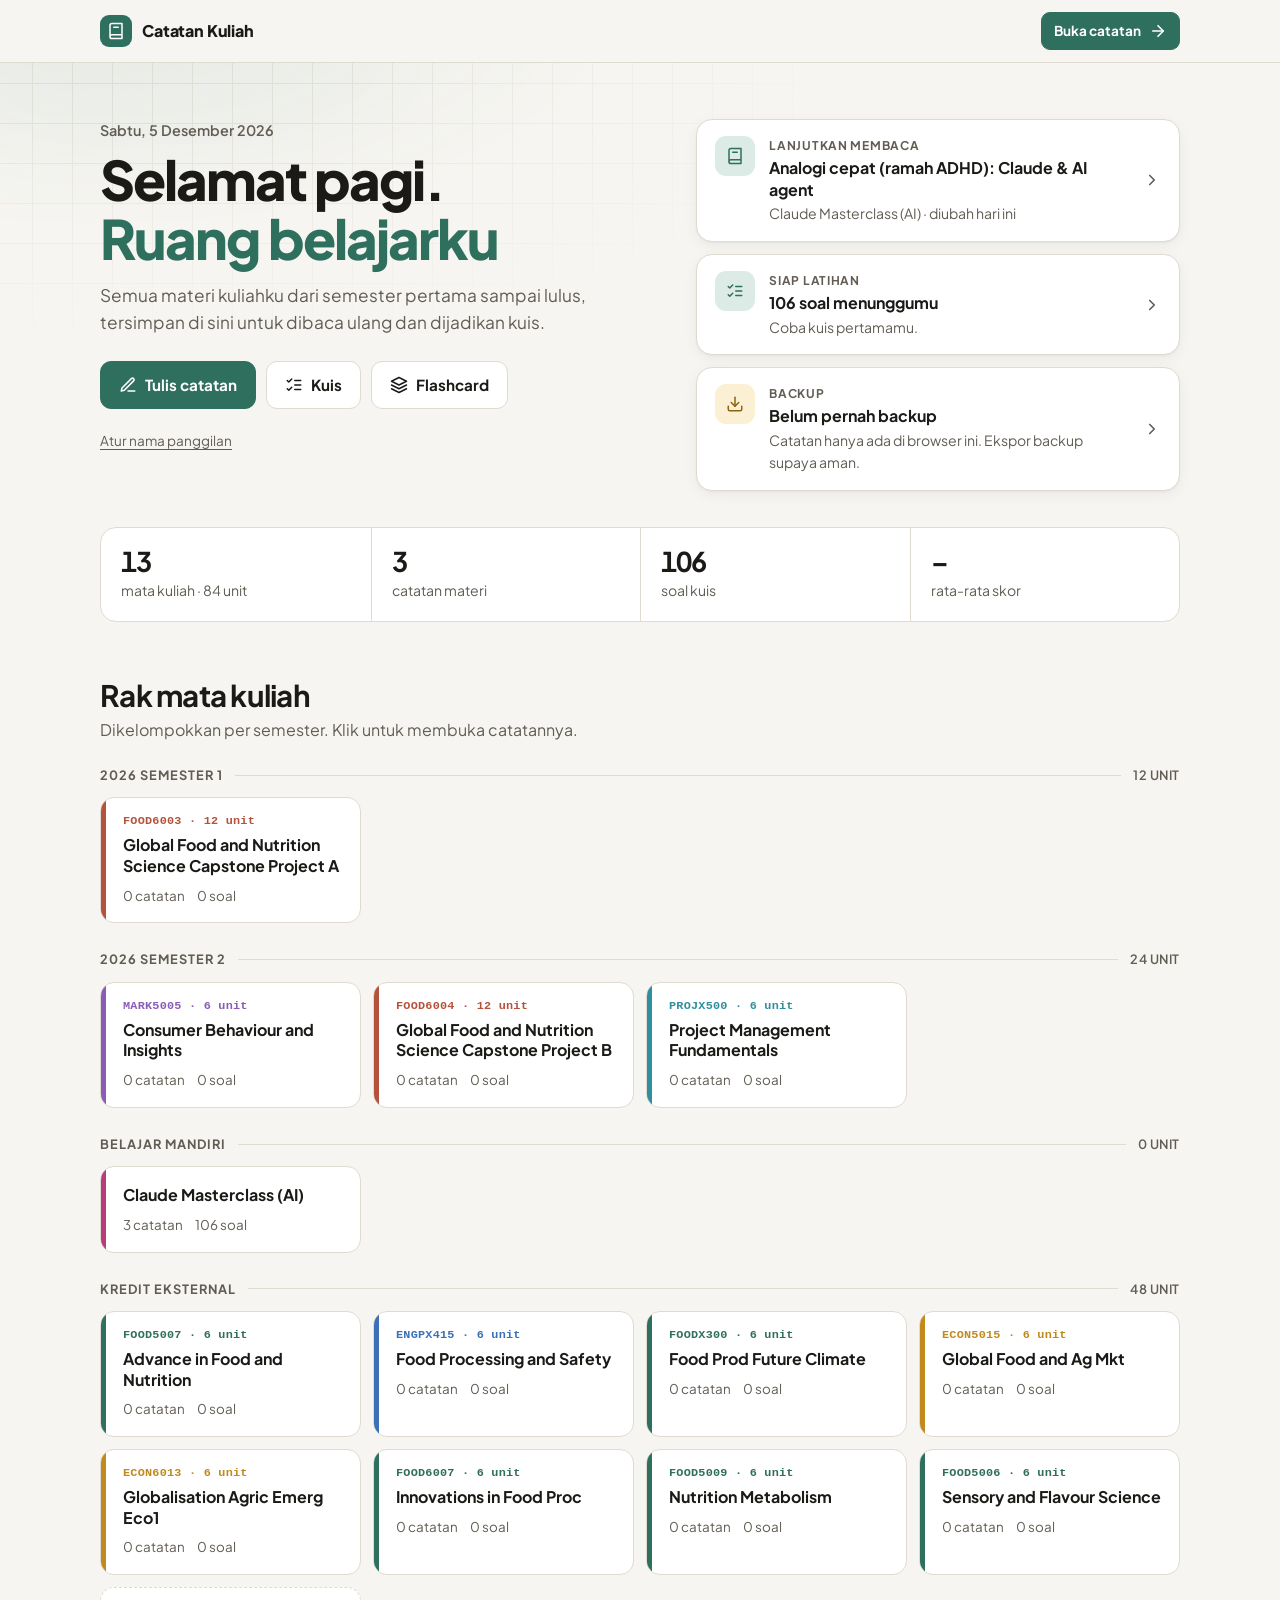
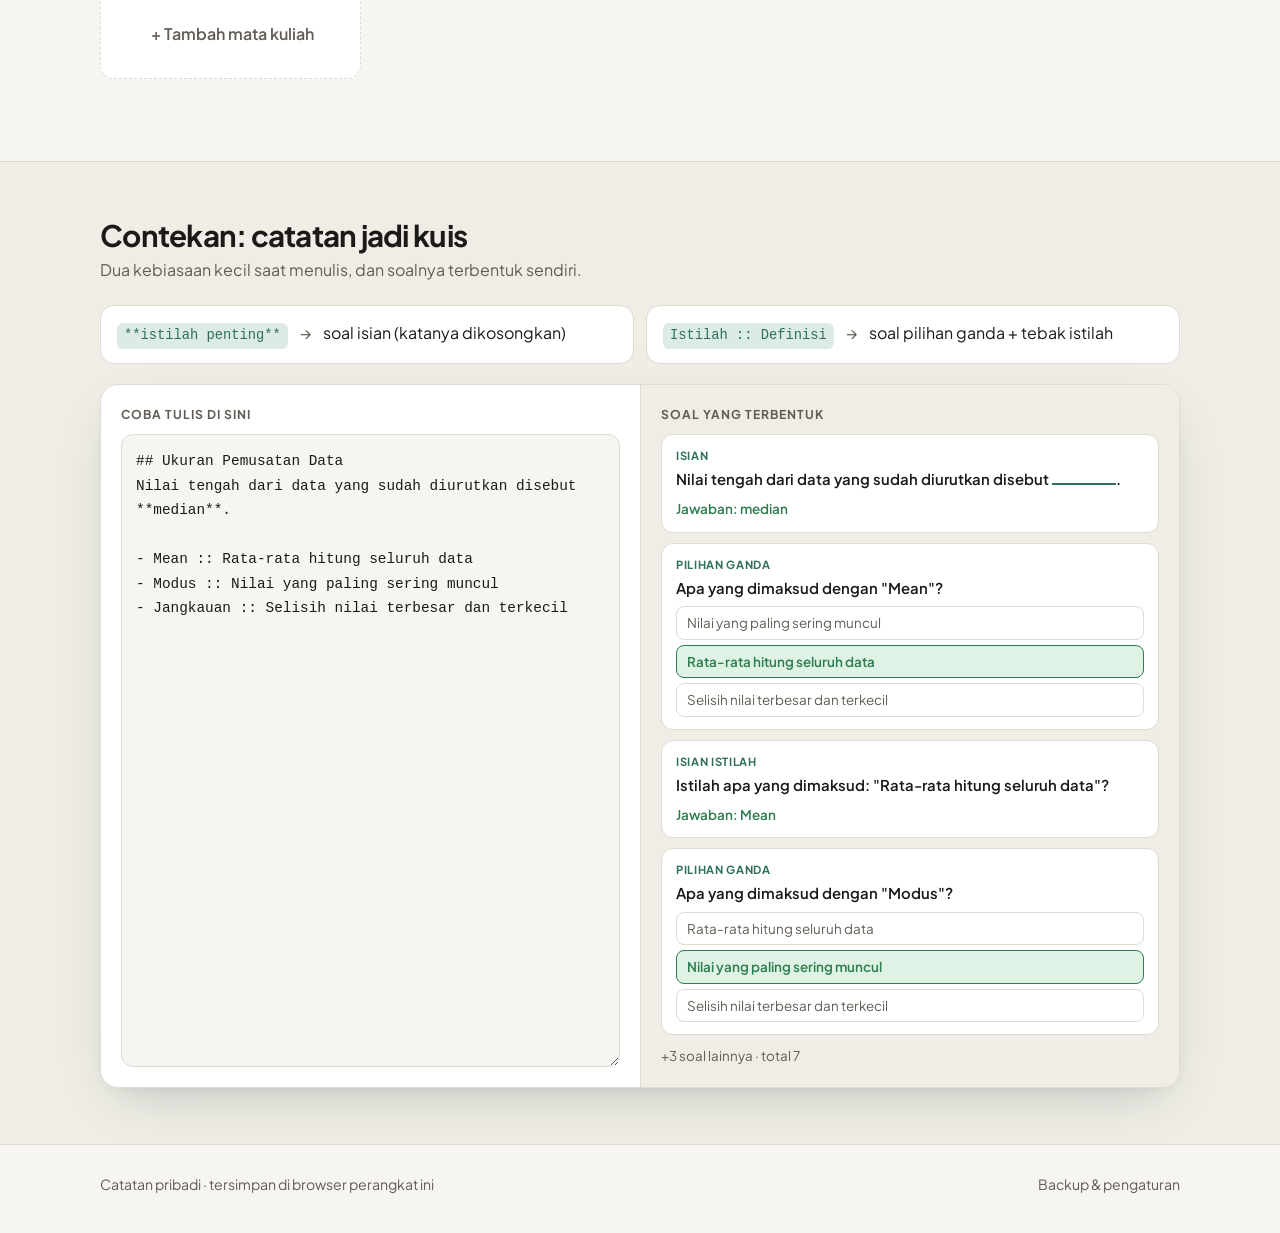
<file: index.html>
<!doctype html>
<html lang="id">
<head>
  <meta charset="utf-8">
  <meta name="viewport" content="width=device-width, initial-scale=1">
  <title>Ruang Belajarku · Catatan Kuliah</title>
  <meta name="description" content="Ruang belajar pribadi: semua catatan kuliah, siap dibaca ulang dan dijadikan kuis.">
  <meta name="robots" content="noindex, nofollow">
  <meta name="theme-color" content="#2f6f5e">
  <link rel="icon" href="data:image/svg+xml,<svg xmlns='http://www.w3.org/2000/svg' viewBox='0 0 100 100'><text y='.9em' font-size='90'>📚</text></svg>">
  <link rel="preconnect" href="https://fonts.googleapis.com">
  <link rel="preconnect" href="https://fonts.gstatic.com" crossorigin>
  <link rel="stylesheet" href="https://fonts.googleapis.com/css2?family=Plus+Jakarta+Sans:wght@400;500;600;700;800&display=swap">
  <style>
    :root {
      --bg: #f6f5f1; --bg-alt: #efede6; --surface: #ffffff; --text: #1b1a17; --muted: #625d54; --border: #dfdbd1;
      --accent: #2f6f5e; --accent-strong: #245a4c; --accent-soft: #dcebe5; --accent-text: #ffffff;
      --good: #2e7d4f; --good-soft: #def2e5; --bad: #b23b3b; --bad-soft: #f8e1e1; --warn: #8a6410; --warn-soft: #fbf0d4;
      --shadow: 0 1px 2px rgba(0,0,0,.04), 0 4px 14px rgba(0,0,0,.05);
      --shadow-lg: 0 20px 50px -20px rgba(20, 48, 42, .25), 0 6px 16px -8px rgba(0,0,0,.08);
      color-scheme: light;
    }
    @media (prefers-color-scheme: dark) {
      :root:not([data-theme="light"]) {
        --bg: #121311; --bg-alt: #191a17; --surface: #1e1f1c; --text: #ece9e2; --muted: #a39e93; --border: #34332e;
        --accent: #6cc3a8; --accent-strong: #84d3ba; --accent-soft: #1d3730; --accent-text: #0d1c17;
        --good: #6fcf97; --good-soft: #1d3326; --bad: #f08a8a; --bad-soft: #3a2222; --warn: #e8c46a; --warn-soft: #3a3220;
        --shadow: none; --shadow-lg: 0 20px 50px -20px rgba(0,0,0,.6); color-scheme: dark;
      }
    }
    :root[data-theme="dark"] {
      --bg: #121311; --bg-alt: #191a17; --surface: #1e1f1c; --text: #ece9e2; --muted: #a39e93; --border: #34332e;
      --accent: #6cc3a8; --accent-strong: #84d3ba; --accent-soft: #1d3730; --accent-text: #0d1c17;
      --good: #6fcf97; --good-soft: #1d3326; --bad: #f08a8a; --bad-soft: #3a2222; --warn: #e8c46a; --warn-soft: #3a3220;
      --shadow: none; --shadow-lg: 0 20px 50px -20px rgba(0,0,0,.6); color-scheme: dark;
    }

    * { box-sizing: border-box; }
    body {
      margin: 0; background: var(--bg); color: var(--text);
      font: 16px/1.6 "Plus Jakarta Sans", system-ui, -apple-system, "Segoe UI", Roboto, sans-serif;
      -webkit-font-smoothing: antialiased;
    }
    a { color: inherit; }
    .wrap { width: min(1080px, 100% - 32px); margin-inline: auto; }
    :focus-visible { outline: 3px solid var(--accent); outline-offset: 3px; border-radius: 6px; }
    svg.i { width: 18px; height: 18px; flex-shrink: 0; }

    .btn {
      display: inline-flex; align-items: center; gap: 8px; justify-content: center;
      padding: 11px 18px; border-radius: 11px; font: inherit; font-weight: 700; font-size: .95rem;
      text-decoration: none; border: 1px solid var(--border); background: var(--surface); color: var(--text);
      cursor: pointer; transition: transform .15s, background .15s, border-color .15s; white-space: nowrap;
    }
    .btn:hover { border-color: var(--accent); }
    .btn-primary { background: var(--accent); border-color: var(--accent); color: var(--accent-text); }
    .btn-primary:hover { background: var(--accent-strong); transform: translateY(-1px); }
    .btn-sm { padding: 7px 12px; font-size: .85rem; border-radius: 9px; }

    /* Nav */
    .nav { border-bottom: 1px solid var(--border); background: color-mix(in srgb, var(--bg) 85%, transparent); position: sticky; top: 0; z-index: 10; backdrop-filter: blur(10px); -webkit-backdrop-filter: blur(10px); }
    .nav .wrap { display: flex; align-items: center; gap: 16px; height: 62px; }
    .logo { display: flex; align-items: center; gap: 10px; font-weight: 800; text-decoration: none; letter-spacing: -.01em; }
    .logo-mark { width: 32px; height: 32px; border-radius: 9px; background: var(--accent); color: var(--accent-text); display: grid; place-items: center; }
    .logo-mark svg { width: 18px; height: 18px; }
    .nav .btn { margin-left: auto; }

    /* Hero */
    .hero { position: relative; padding: 56px 0 40px; overflow: hidden; }
    .hero::before {
      content: ""; position: absolute; inset: -10% -10% auto; height: 560px; z-index: -1;
      background:
        radial-gradient(ellipse 50% 60% at 15% 0%, color-mix(in srgb, var(--accent) 15%, transparent), transparent 70%),
        linear-gradient(var(--border) 1px, transparent 1px) 0 0 / 40px 40px,
        linear-gradient(90deg, var(--border) 1px, transparent 1px) 0 0 / 40px 40px;
      mask-image: radial-gradient(ellipse 60% 70% at 20% 10%, #000 20%, transparent 75%);
      -webkit-mask-image: radial-gradient(ellipse 60% 70% at 20% 10%, #000 20%, transparent 75%);
      opacity: .6;
    }
    .hero-grid { display: grid; grid-template-columns: 1.15fr 1fr; gap: 40px; align-items: start; }
    @media (max-width: 880px) { .hero-grid { grid-template-columns: 1fr; gap: 28px; } }
    .date { color: var(--muted); font-weight: 600; font-size: .9rem; }
    h1 { font-size: clamp(2.1rem, 5vw, 3.4rem); line-height: 1.08; letter-spacing: -.035em; margin: 8px 0 14px; font-weight: 800; text-wrap: balance; }
    h1 .name { color: var(--accent); }
    .name-btn { font: inherit; font-size: .85rem; color: var(--muted); background: none; border: 0; padding: 0; cursor: pointer; text-decoration: underline; text-underline-offset: 3px; }
    .name-btn:hover { color: var(--accent); }
    .lead { color: var(--muted); font-size: 1.08rem; max-width: 520px; margin: 0 0 24px; text-wrap: pretty; }
    .actions { display: flex; gap: 10px; flex-wrap: wrap; }

    /* Today panel */
    .panel { display: flex; flex-direction: column; gap: 12px; }
    .tile {
      display: flex; gap: 14px; align-items: flex-start; padding: 16px 18px; border-radius: 16px;
      background: var(--surface); border: 1px solid var(--border); box-shadow: var(--shadow); text-decoration: none;
      transition: border-color .15s, transform .15s;
    }
    a.tile:hover { border-color: var(--accent); transform: translateY(-1px); }
    .tile .ic { width: 40px; height: 40px; border-radius: 11px; display: grid; place-items: center; flex-shrink: 0; background: var(--accent-soft); color: var(--accent); }
    .tile.bad .ic { background: var(--bad-soft); color: var(--bad); }
    .tile.warn .ic { background: var(--warn-soft); color: var(--warn); }
    .tile.good .ic { background: var(--good-soft); color: var(--good); }
    .tile .k { font-size: .75rem; font-weight: 700; text-transform: uppercase; letter-spacing: .06em; color: var(--muted); }
    .tile .t { font-weight: 700; line-height: 1.35; margin-top: 2px; }
    .tile .s { font-size: .88rem; color: var(--muted); margin-top: 2px; }
    .tile .go { margin-left: auto; align-self: center; color: var(--muted); }

    /* Stats */
    .stats { display: grid; grid-template-columns: repeat(4, 1fr); border: 1px solid var(--border); border-radius: 16px; background: var(--surface); overflow: hidden; margin-top: 36px; }
    .stats > div { padding: 18px 20px; border-left: 1px solid var(--border); }
    .stats > div:first-child { border-left: 0; }
    .stats b { display: block; font-size: 1.7rem; letter-spacing: -.03em; line-height: 1.15; font-variant-numeric: tabular-nums; }
    .stats span { color: var(--muted); font-size: .88rem; }
    @media (max-width: 640px) {
      .stats { grid-template-columns: 1fr 1fr; }
      .stats > div:nth-child(3) { border-left: 0; }
      .stats > div:nth-child(n+3) { border-top: 1px solid var(--border); }
    }

    section { padding: 56px 0; }
    .sec-head { display: flex; justify-content: space-between; align-items: end; gap: 12px; flex-wrap: wrap; margin-bottom: 22px; }
    h2 { font-size: clamp(1.4rem, 3vw, 1.85rem); letter-spacing: -.025em; margin: 0; line-height: 1.2; }
    .sec-head p { margin: 4px 0 0; color: var(--muted); }

    /* Course shelf */
    .semester { margin-bottom: 26px; }
    .semester-title { display: flex; align-items: center; gap: 12px; font-size: .8rem; font-weight: 700; text-transform: uppercase; letter-spacing: .08em; color: var(--muted); margin-bottom: 12px; }
    .semester-title::after { content: ""; flex: 1; height: 1px; background: var(--border); }
    .courses { display: grid; grid-template-columns: repeat(auto-fill, minmax(230px, 1fr)); gap: 12px; }
    .course {
      position: relative; display: block; text-decoration: none; padding: 18px 18px 16px 22px; border-radius: 14px;
      background: var(--surface); border: 1px solid var(--border); overflow: hidden; transition: border-color .15s, transform .15s;
    }
    .course::before { content: ""; position: absolute; left: 0; top: 0; bottom: 0; width: 5px; background: var(--c); }
    .course:hover { border-color: var(--c); transform: translateY(-2px); }
    .course .nm { font-weight: 700; line-height: 1.3; }
    .course .code { font: 600 .74rem/1 ui-monospace, "SF Mono", Menlo, Consolas, monospace; color: var(--c); letter-spacing: .02em; margin-bottom: 7px; }
    .semester-title .units { margin-left: auto; order: 2; font-weight: 600; letter-spacing: .04em; }
    .semester-title::after { order: 1; }
    .course .meta { display: flex; gap: 6px 12px; flex-wrap: wrap; font-size: .84rem; color: var(--muted); margin-top: 8px; }
    .pill { display: inline-block; padding: 1px 8px; border-radius: 99px; font-size: .75rem; font-weight: 600; background: var(--bad-soft); color: var(--bad); }
    .course.add { display: grid; place-items: center; text-align: center; border-style: dashed; color: var(--muted); font-weight: 600; min-height: 92px; }
    .course.add::before { display: none; }
    .course.add:hover { color: var(--accent); border-color: var(--accent); }
    .empty { padding: 36px 20px; text-align: center; border: 1px dashed var(--border); border-radius: 16px; color: var(--muted); }

    /* Cheat sheet demo */
    .alt { background: var(--bg-alt); border-block: 1px solid var(--border); }
    .rules { display: grid; grid-template-columns: 1fr 1fr; gap: 12px; margin-bottom: 20px; }
    @media (max-width: 760px) { .rules { grid-template-columns: 1fr; } }
    .rule { background: var(--surface); border: 1px solid var(--border); border-radius: 14px; padding: 14px 16px; display: flex; gap: 12px; align-items: baseline; flex-wrap: wrap; }
    .rule .arrow { color: var(--muted); }
    code { font-family: ui-monospace, "SF Mono", Menlo, Consolas, monospace; font-size: .86em; background: var(--accent-soft); color: var(--accent); padding: 2px 7px; border-radius: 6px; }
    .demo { display: grid; grid-template-columns: 1fr 1fr; border: 1px solid var(--border); border-radius: 18px; overflow: hidden; background: var(--surface); box-shadow: var(--shadow-lg); }
    @media (max-width: 860px) { .demo { grid-template-columns: 1fr; } }
    .demo-pane { padding: 20px; min-width: 0; display: flex; flex-direction: column; }
    .demo-pane + .demo-pane { border-left: 1px solid var(--border); background: var(--bg-alt); }
    @media (max-width: 860px) { .demo-pane + .demo-pane { border-left: 0; border-top: 1px solid var(--border); } }
    .demo-label { display: flex; align-items: center; justify-content: space-between; gap: 8px; font-size: .76rem; font-weight: 700; text-transform: uppercase; letter-spacing: .08em; color: var(--muted); margin-bottom: 10px; }
    .demo textarea {
      flex: 1; width: 100%; min-height: 240px; resize: vertical; border: 1px solid var(--border); border-radius: 12px; padding: 14px;
      font: .9rem/1.7 ui-monospace, "SF Mono", Menlo, Consolas, monospace; background: var(--bg); color: var(--text);
    }
    .demo textarea:focus { outline: 2px solid var(--accent); outline-offset: 1px; }
    .qcards { display: flex; flex-direction: column; gap: 10px; }
    .qcard { background: var(--surface); border: 1px solid var(--border); border-radius: 12px; padding: 12px 14px; }
    .qcard .type { font-size: .7rem; font-weight: 700; text-transform: uppercase; letter-spacing: .06em; color: var(--accent); }
    .qcard .q { font-weight: 600; margin: 3px 0 6px; font-size: .93rem; }
    .qcard .opts { display: grid; gap: 5px; }
    .qcard .opt { font-size: .84rem; padding: 5px 10px; border: 1px solid var(--border); border-radius: 8px; color: var(--muted); }
    .qcard .opt.right { border-color: var(--good); background: var(--good-soft); color: var(--good); font-weight: 600; }
    .qcard .blank { display: inline-block; min-width: 64px; border-bottom: 2px solid var(--accent); }
    .qcard .ans { font-size: .84rem; color: var(--good); font-weight: 600; }
    .demo-count { font-size: .84rem; color: var(--muted); margin-top: 10px; }

    footer { padding: 28px 0 40px; color: var(--muted); font-size: .88rem; }
    footer .wrap { display: flex; justify-content: space-between; gap: 12px; flex-wrap: wrap; }
    footer a { text-decoration: none; }
    footer a:hover { color: var(--text); }
  </style>
</head>
<body>
  <svg width="0" height="0" style="position:absolute" aria-hidden="true">
    <defs>
      <symbol id="i-book" viewBox="0 0 24 24" fill="none" stroke="currentColor" stroke-width="2" stroke-linecap="round" stroke-linejoin="round"><path d="M4 19.5v-15A2.5 2.5 0 0 1 6.5 2H20v20H6.5a2.5 2.5 0 0 1 0-5H20"/><path d="M9 7h6"/></symbol>
      <symbol id="i-arrow" viewBox="0 0 24 24" fill="none" stroke="currentColor" stroke-width="2.2" stroke-linecap="round" stroke-linejoin="round"><path d="M5 12h14"/><path d="m12 5 7 7-7 7"/></symbol>
      <symbol id="i-chev" viewBox="0 0 24 24" fill="none" stroke="currentColor" stroke-width="2.2" stroke-linecap="round" stroke-linejoin="round"><path d="m9 18 6-6-6-6"/></symbol>
      <symbol id="i-pen" viewBox="0 0 24 24" fill="none" stroke="currentColor" stroke-width="2" stroke-linecap="round" stroke-linejoin="round"><path d="M12 20h9"/><path d="M16.5 3.5a2.1 2.1 0 0 1 3 3L7 19l-4 1 1-4Z"/></symbol>
      <symbol id="i-list" viewBox="0 0 24 24" fill="none" stroke="currentColor" stroke-width="2" stroke-linecap="round" stroke-linejoin="round"><path d="m3 6 2 2 4-4"/><path d="m3 17 2 2 4-4"/><path d="M13 6h8"/><path d="M13 12h8"/><path d="M13 18h8"/></symbol>
      <symbol id="i-layers" viewBox="0 0 24 24" fill="none" stroke="currentColor" stroke-width="2" stroke-linecap="round" stroke-linejoin="round"><path d="m12 2 10 5-10 5L2 7z"/><path d="m2 17 10 5 10-5"/><path d="m2 12 10 5 10-5"/></symbol>
      <symbol id="i-redo" viewBox="0 0 24 24" fill="none" stroke="currentColor" stroke-width="2" stroke-linecap="round" stroke-linejoin="round"><path d="M21 12a9 9 0 1 1-3-6.7L21 8"/><path d="M21 3v5h-5"/></symbol>
      <symbol id="i-download" viewBox="0 0 24 24" fill="none" stroke="currentColor" stroke-width="2" stroke-linecap="round" stroke-linejoin="round"><path d="M21 15v4a2 2 0 0 1-2 2H5a2 2 0 0 1-2-2v-4"/><path d="m7 10 5 5 5-5"/><path d="M12 15V3"/></symbol>
      <symbol id="i-check" viewBox="0 0 24 24" fill="none" stroke="currentColor" stroke-width="2" stroke-linecap="round" stroke-linejoin="round"><circle cx="12" cy="12" r="10"/><path d="m8 12 3 3 5-6"/></symbol>
      <symbol id="i-chart" viewBox="0 0 24 24" fill="none" stroke="currentColor" stroke-width="2" stroke-linecap="round" stroke-linejoin="round"><path d="M3 3v18h18"/><path d="m7 15 4-4 3 3 6-6"/></symbol>
    </defs>
  </svg>

  <header class="nav">
    <div class="wrap">
      <a class="logo" href="index.html"><span class="logo-mark"><svg><use href="#i-book"/></svg></span> Catatan Kuliah</a>
      <a class="btn btn-primary btn-sm" href="app.html">Buka catatan <svg class="i"><use href="#i-arrow"/></svg></a>
    </div>
  </header>

  <main>
    <section class="hero">
      <div class="wrap hero-grid">
        <div>
          <div class="date" id="today"></div>
          <h1 id="greeting">Ruang belajarku</h1>
          <p class="lead">Semua materi kuliahku dari semester pertama sampai lulus, tersimpan di sini untuk dibaca ulang dan dijadikan kuis.</p>
          <div class="actions">
            <a class="btn btn-primary" href="app.html#/catatan/baru"><svg class="i"><use href="#i-pen"/></svg> Tulis catatan</a>
            <a class="btn" href="app.html#/kuis"><svg class="i"><use href="#i-list"/></svg> Kuis</a>
            <a class="btn" href="app.html#/kuis?mode=flash"><svg class="i"><use href="#i-layers"/></svg> Flashcard</a>
          </div>
          <p style="margin:18px 0 0"><button class="name-btn" id="nameBtn" type="button">Atur nama panggilan</button></p>
        </div>
        <div class="panel" id="panel" aria-label="Ringkasan hari ini"></div>
      </div>
      <div class="wrap"><div class="stats" id="stats"></div></div>
    </section>

    <section style="padding-top:16px">
      <div class="wrap">
        <div class="sec-head">
          <div><h2>Rak mata kuliah</h2><p>Dikelompokkan per semester. Klik untuk membuka catatannya.</p></div>
        </div>
        <div id="shelf"></div>
      </div>
    </section>

    <section class="alt">
      <div class="wrap">
        <div class="sec-head">
          <div><h2>Contekan: catatan jadi kuis</h2><p>Dua kebiasaan kecil saat menulis, dan soalnya terbentuk sendiri.</p></div>
        </div>
        <div class="rules">
          <div class="rule"><code>**istilah penting**</code><span class="arrow">→</span><span>soal isian (katanya dikosongkan)</span></div>
          <div class="rule"><code>Istilah :: Definisi</code><span class="arrow">→</span><span>soal pilihan ganda + tebak istilah</span></div>
        </div>
        <div class="demo">
          <div class="demo-pane">
            <div class="demo-label"><label for="demoInput">Coba tulis di sini</label></div>
            <textarea id="demoInput" spellcheck="false">## Ukuran Pemusatan Data
Nilai tengah dari data yang sudah diurutkan disebut **median**.

- Mean :: Rata-rata hitung seluruh data
- Modus :: Nilai yang paling sering muncul
- Jangkauan :: Selisih nilai terbesar dan terkecil</textarea>
          </div>
          <div class="demo-pane" aria-live="polite">
            <div class="demo-label"><span>Soal yang terbentuk</span></div>
            <div class="qcards" id="demoOut"></div>
            <div class="demo-count" id="demoCount"></div>
          </div>
        </div>
      </div>
    </section>
  </main>

  <footer>
    <div class="wrap">
      <span>Catatan pribadi · tersimpan di browser perangkat ini</span>
      <span><a href="app.html#/pengaturan">Backup &amp; pengaturan</a></span>
    </div>
  </footer>

  <script src="materi.js?v=6"></script>
  <script src="core.js?v=6"></script>
  <script>
    'use strict';
    const NAME_KEY = 'catatanKuliah.owner';
    const BACKUP_KEY = 'catatanKuliah.lastBackup';
    const get = (k) => { try { return localStorage.getItem(k) || ''; } catch (e) { return ''; } };
    const set = (k, v) => { try { localStorage.setItem(k, v); } catch (e) { /* ignore */ } };
    const icon = (id) => `<svg class="i"><use href="#${id}"/></svg>`;
    const daysAgo = (t) => Math.floor((Date.now() - t) / 86400000);
    const ago = (t) => { const d = daysAgo(t); return d <= 0 ? 'hari ini' : d === 1 ? 'kemarin' : `${d} hari lalu`; };

    try { const th = localStorage.getItem('catatanKuliah.theme'); if (th) document.documentElement.dataset.theme = th; } catch (e) { /* ignore */ }

    function renderGreeting() {
      const h = new Date().getHours();
      const part = h < 11 ? 'pagi' : h < 15 ? 'siang' : h < 18 ? 'sore' : 'malam';
      const name = get(NAME_KEY);
      $('#today').textContent = new Date().toLocaleDateString('id-ID', { weekday: 'long', day: 'numeric', month: 'long', year: 'numeric' });
      $('#greeting').innerHTML = name ? `Selamat ${part},<br><span class="name">${esc(name)}</span>.` : `Selamat ${part}.<br><span class="name">Ruang belajarku</span>`;
      $('#nameBtn').textContent = name ? 'Ganti nama panggilan' : 'Atur nama panggilan';
      document.title = (name ? `Ruang belajar ${name}` : 'Ruang Belajarku') + ' · Catatan Kuliah';
    }
    $('#nameBtn').onclick = () => {
      const n = prompt('Nama panggilanmu (kosongkan untuk menghapus):', get(NAME_KEY));
      if (n === null) return;
      set(NAME_KEY, n.trim().slice(0, 40)); renderGreeting();
    };

    function renderPanel(allQ, weak) {
      const tiles = [];
      const last = [...db.notes].sort((a, b) => b.updatedAt - a.updatedAt)[0];
      if (last) {
        const c = course(last.courseId);
        tiles.push(`<a class="tile" href="app.html#/catatan/${last.id}"><div class="ic">${icon('i-book')}</div>
          <div><div class="k">Lanjutkan membaca</div><div class="t">${esc(last.title)}</div><div class="s">${esc(c ? c.name : '')} · diubah ${ago(last.updatedAt)}</div></div>
          <svg class="i go"><use href="#i-chev"/></svg></a>`);
      } else {
        tiles.push(`<a class="tile" href="app.html#/matkul/baru"><div class="ic">${icon('i-pen')}</div>
          <div><div class="k">Mulai dari sini</div><div class="t">Tambahkan mata kuliah pertamamu</div><div class="s">Lalu tulis catatan dari pertemuan terakhir.</div></div>
          <svg class="i go"><use href="#i-chev"/></svg></a>`);
      }
      if (weak.length) {
        const notesWeak = new Set(weak.map((q) => q.noteId)).size;
        tiles.push(`<a class="tile bad" href="app.html#/kuis?lemah=1"><div class="ic">${icon('i-redo')}</div>
          <div><div class="k">Perlu diulang</div><div class="t">${weak.length} soal yang pernah salah</div><div class="s">dari ${notesWeak} materi · ulangi sekarang</div></div>
          <svg class="i go"><use href="#i-chev"/></svg></a>`);
      } else if (db.attempts.length) {
        const a = db.attempts[db.attempts.length - 1];
        tiles.push(`<a class="tile good" href="app.html#/kuis"><div class="ic">${icon('i-chart')}</div>
          <div><div class="k">Kuis terakhir · ${ago(a.date)}</div><div class="t">${a.score}/${a.total} benar (${Math.round((a.score / a.total) * 100)}%)</div><div class="s">${esc(a.label)}</div></div>
          <svg class="i go"><use href="#i-chev"/></svg></a>`);
      } else if (allQ.length) {
        tiles.push(`<a class="tile" href="app.html#/kuis"><div class="ic">${icon('i-list')}</div>
          <div><div class="k">Siap latihan</div><div class="t">${allQ.length} soal menunggumu</div><div class="s">Coba kuis pertamamu.</div></div>
          <svg class="i go"><use href="#i-chev"/></svg></a>`);
      }
      const lb = +get(BACKUP_KEY);
      if (db.notes.length) {
        const stale = !lb || daysAgo(lb) >= 14;
        tiles.push(`<a class="tile ${stale ? 'warn' : 'good'}" href="app.html#/pengaturan"><div class="ic">${icon(stale ? 'i-download' : 'i-check')}</div>
          <div><div class="k">Backup</div><div class="t">${lb ? 'Terakhir ' + ago(lb) : 'Belum pernah backup'}</div>
          <div class="s">${stale ? 'Catatan hanya ada di browser ini. Ekspor backup supaya aman.' : 'Catatanmu aman. Ulangi tiap dua minggu.'}</div></div>
          <svg class="i go"><use href="#i-chev"/></svg></a>`);
      }
      $('#panel').innerHTML = tiles.join('');
    }

    function renderStats(allQ) {
      const att = db.attempts.slice(-30);
      const avg = att.length ? Math.round(att.reduce((s, a) => s + (a.score / a.total) * 100, 0) / att.length) + '%' : '–';
      $('#stats').innerHTML = [
        [db.courses.length, `mata kuliah · ${totalUnits(db.courses)} unit`], [db.notes.length, 'catatan materi'], [allQ.length, 'soal kuis'], [avg, 'rata-rata skor'],
      ].map(([v, l]) => `<div><b>${v}</b><span>${l}</span></div>`).join('');
    }

    function renderShelf(weakSet) {
      const groups = {};
      for (const c of db.courses) (groups[c.semester || 'Lainnya'] ||= []).push(c);
      const keys = Object.keys(groups).sort((a, b) => a.localeCompare(b, 'id', { numeric: true }));
      if (!keys.length) {
        $('#shelf').innerHTML = `<div class="empty">Rak masih kosong.<br><br><a class="btn btn-primary" href="app.html#/matkul/baru">+ Tambah mata kuliah</a></div>`;
        return;
      }
      $('#shelf').innerHTML = keys.map((k, i) => `<div class="semester"><div class="semester-title"><span>${esc(k)}</span><span class="units">${totalUnits(groups[k])} unit</span></div><div class="courses">
        ${groups[k].sort((a, b) => a.name.localeCompare(b.name, 'id')).map((c) => {
          const ns = notesOf(c.id);
          const qs = questionsFor(ns.map((n) => n.id));
          const w = qs.filter((q) => weakSet.has(q.id)).length;
          return `<a class="course" style="--c:${esc(c.color)}" href="app.html#/matkul/${c.id}">
            ${c.code ? `<div class="code">${esc(c.code)}${c.units ? ` · ${+c.units} unit` : ''}</div>` : ''}
            <div class="nm">${esc(c.name)}</div>
            <div class="meta"><span>${ns.length} catatan</span><span>${qs.length} soal</span>${w ? `<span class="pill">${w} perlu diulang</span>` : ''}</div></a>`;
        }).join('')}
        ${i === keys.length - 1 ? '<a class="course add" href="app.html#/matkul/baru">+ Tambah mata kuliah</a>' : ''}
      </div></div>`).join('');
    }

    function renderAll() {
      db = load();
      save(); // simpan hasil penambahan otomatis mata kuliah supaya id-nya sama dengan di aplikasi
      const allQ = questionsFor(db.notes.map((n) => n.id));
      const weak = allQ.filter((q) => isWeak(q.id));
      renderGreeting();
      renderPanel(allQ, weak);
      renderStats(allQ);
      renderShelf(new Set(weak.map((q) => q.id)));
    }
    renderAll();
    // Segarkan saat kembali dari tab aplikasi
    addEventListener('pageshow', (e) => { if (e.persisted) renderAll(); });
    document.addEventListener('visibilitychange', () => { if (!document.hidden) renderAll(); });

    // Contekan interaktif: aturan sama dengan aplikasi (core.js)
    const input = $('#demoInput');
    function build() {
      const { defs, sentences } = parseNote({ content: input.value });
      const cards = [];
      for (const s of sentences) {
        for (const m of s.matchAll(/\*\*([^*]+)\*\*/g)) {
          const parts = stripMd(s.replace(`**${m[1]}**`, '\u0000')).split('\u0000');
          cards.push(`<div class="qcard"><div class="type">Isian</div><div class="q">${parts.map(esc).join('<span class="blank"></span>')}</div><div class="ans">Jawaban: ${esc(m[1])}</div></div>`);
        }
      }
      defs.forEach((d) => {
        const others = defs.filter((x) => x !== d).map((x) => x.def).slice(0, 2);
        if (others.length) {
          cards.push(`<div class="qcard"><div class="type">Pilihan ganda</div><div class="q">Apa yang dimaksud dengan "${esc(d.term)}"?</div>
            <div class="opts">${[...others.slice(0, 1), d.def, ...others.slice(1)].map((o) => `<div class="opt ${o === d.def ? 'right' : ''}">${esc(o)}</div>`).join('')}</div></div>`);
        }
        cards.push(`<div class="qcard"><div class="type">Isian istilah</div><div class="q">Istilah apa yang dimaksud: "${esc(d.def)}"?</div><div class="ans">Jawaban: ${esc(d.term)}</div></div>`);
      });
      $('#demoOut').innerHTML = cards.length ? cards.slice(0, 4).join('')
        : '<div class="qcard"><div class="q">Belum ada soal.</div><div class="ans" style="color:var(--muted);font-weight:500">Tebalkan kata dengan **dua bintang** atau tulis baris "Istilah :: Definisi".</div></div>';
      $('#demoCount').textContent = cards.length > 4 ? `+${cards.length - 4} soal lainnya · total ${cards.length}` : cards.length ? `Total ${cards.length} soal` : '';
    }
    let t; input.addEventListener('input', () => { clearTimeout(t); t = setTimeout(build, 150); }); build();
  </script>
</body>
</html>
</file>
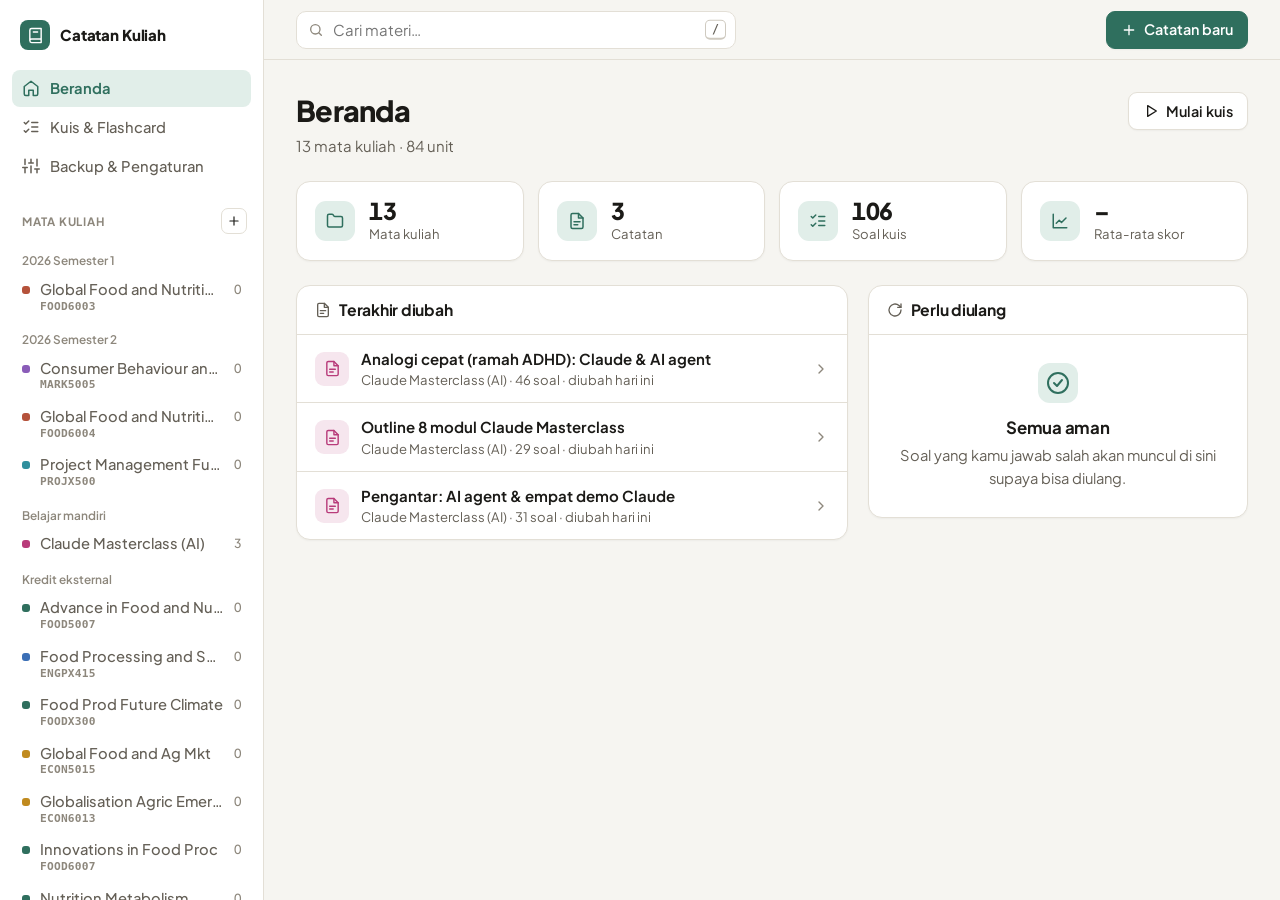
<file: app.html>
<!doctype html>
<html lang="id">
<head>
  <meta charset="utf-8">
  <meta name="viewport" content="width=device-width, initial-scale=1">
  <title>Catatan Kuliah</title>
  <meta name="robots" content="noindex, nofollow">
  <meta name="description" content="Simpan semua materi kuliah, pelajari ulang, dan ubah jadi kuis.">
  <meta name="theme-color" content="#2f6f5e">
  <link rel="icon" href="data:image/svg+xml,<svg xmlns='http://www.w3.org/2000/svg' viewBox='0 0 100 100'><text y='.9em' font-size='90'>📚</text></svg>">
  <link rel="preconnect" href="https://fonts.googleapis.com">
  <link rel="preconnect" href="https://fonts.gstatic.com" crossorigin>
  <link rel="stylesheet" href="https://fonts.googleapis.com/css2?family=Plus+Jakarta+Sans:wght@400;500;600;700;800&display=swap">
  <link rel="stylesheet" href="styles.css?v=6">
</head>
<body>
  <svg width="0" height="0" style="position:absolute" aria-hidden="true">
    <defs>
      <symbol id="i-book" viewBox="0 0 24 24"><path d="M4 19.5v-15A2.5 2.5 0 0 1 6.5 2H20v20H6.5a2.5 2.5 0 0 1 0-5H20"/><path d="M9 7h6"/></symbol>
      <symbol id="i-home" viewBox="0 0 24 24"><path d="m3 10 9-7 9 7v10a2 2 0 0 1-2 2h-4v-7H9v7H5a2 2 0 0 1-2-2z"/></symbol>
      <symbol id="i-quiz" viewBox="0 0 24 24"><path d="m3 6 2 2 4-4"/><path d="m3 17 2 2 4-4"/><path d="M13 6h8"/><path d="M13 12h8"/><path d="M13 18h8"/></symbol>
      <symbol id="i-layers" viewBox="0 0 24 24"><path d="m12 2 10 5-10 5L2 7z"/><path d="m2 17 10 5 10-5"/><path d="m2 12 10 5 10-5"/></symbol>
      <symbol id="i-sliders" viewBox="0 0 24 24"><path d="M4 21v-7M4 10V3M12 21v-9M12 8V3M20 21v-5M20 12V3M1 14h6M9 8h6M17 16h6"/></symbol>
      <symbol id="i-plus" viewBox="0 0 24 24"><path d="M12 5v14M5 12h14"/></symbol>
      <symbol id="i-search" viewBox="0 0 24 24"><circle cx="11" cy="11" r="7"/><path d="m20 20-3.5-3.5"/></symbol>
      <symbol id="i-menu" viewBox="0 0 24 24"><path d="M4 6h16M4 12h16M4 18h16"/></symbol>
      <symbol id="i-file" viewBox="0 0 24 24"><path d="M14 2H6a2 2 0 0 0-2 2v16a2 2 0 0 0 2 2h12a2 2 0 0 0 2-2V8z"/><path d="M14 2v6h6"/><path d="M8 13h8M8 17h5"/></symbol>
      <symbol id="i-pen" viewBox="0 0 24 24"><path d="M12 20h9"/><path d="M16.5 3.5a2.1 2.1 0 0 1 3 3L7 19l-4 1 1-4Z"/></symbol>
      <symbol id="i-trash" viewBox="0 0 24 24"><path d="M3 6h18"/><path d="M19 6l-1 14a2 2 0 0 1-2 2H8a2 2 0 0 1-2-2L5 6"/><path d="M10 11v6M14 11v6"/><path d="M9 6V4a1 1 0 0 1 1-1h4a1 1 0 0 1 1 1v2"/></symbol>
      <symbol id="i-chev" viewBox="0 0 24 24"><path d="m9 18 6-6-6-6"/></symbol>
      <symbol id="i-arrow-right" viewBox="0 0 24 24"><path d="M5 12h14"/><path d="m12 5 7 7-7 7"/></symbol>
      <symbol id="i-check" viewBox="0 0 24 24"><path d="M20 6 9 17l-5-5"/></symbol>
      <symbol id="i-check-circle" viewBox="0 0 24 24"><circle cx="12" cy="12" r="10"/><path d="m8 12 3 3 5-6"/></symbol>
      <symbol id="i-x" viewBox="0 0 24 24"><path d="M18 6 6 18M6 6l12 12"/></symbol>
      <symbol id="i-x-circle" viewBox="0 0 24 24"><circle cx="12" cy="12" r="10"/><path d="m15 9-6 6M9 9l6 6"/></symbol>
      <symbol id="i-redo" viewBox="0 0 24 24"><path d="M21 12a9 9 0 1 1-3-6.7L21 8"/><path d="M21 3v5h-5"/></symbol>
      <symbol id="i-download" viewBox="0 0 24 24"><path d="M21 15v4a2 2 0 0 1-2 2H5a2 2 0 0 1-2-2v-4"/><path d="m7 10 5 5 5-5"/><path d="M12 15V3"/></symbol>
      <symbol id="i-upload" viewBox="0 0 24 24"><path d="M21 15v4a2 2 0 0 1-2 2H5a2 2 0 0 1-2-2v-4"/><path d="m17 8-5-5-5 5"/><path d="M12 3v12"/></symbol>
      <symbol id="i-alert" viewBox="0 0 24 24"><path d="M10.3 3.9 1.8 18a2 2 0 0 0 1.7 3h17a2 2 0 0 0 1.7-3L13.7 3.9a2 2 0 0 0-3.4 0z"/><path d="M12 9v4M12 17h.01"/></symbol>
      <symbol id="i-chart" viewBox="0 0 24 24"><path d="M3 3v18h18"/><path d="m7 15 4-4 3 3 6-6"/></symbol>
      <symbol id="i-folder" viewBox="0 0 24 24"><path d="M4 20h16a2 2 0 0 0 2-2V8a2 2 0 0 0-2-2h-7.9a2 2 0 0 1-1.7-.9l-.8-1.2A2 2 0 0 0 7.9 3H4a2 2 0 0 0-2 2v13a2 2 0 0 0 2 2Z"/></symbol>
      <symbol id="i-spark" viewBox="0 0 24 24"><path d="M12 3l1.9 5.8L20 10.5l-6.1 1.8L12 18l-1.9-5.7L4 10.5l6.1-1.7z"/></symbol>
      <symbol id="i-play" viewBox="0 0 24 24"><path d="m7 4 13 8-13 8z"/></symbol>
      <symbol id="i-eye" viewBox="0 0 24 24"><path d="M2 12s3.5-7 10-7 10 7 10 7-3.5 7-10 7S2 12 2 12z"/><circle cx="12" cy="12" r="3"/></symbol>
      <symbol id="i-info" viewBox="0 0 24 24"><circle cx="12" cy="12" r="10"/><path d="M12 16v-4M12 8h.01"/></symbol>
      <symbol id="i-database" viewBox="0 0 24 24"><ellipse cx="12" cy="5" rx="8" ry="3"/><path d="M4 5v14c0 1.7 3.6 3 8 3s8-1.3 8-3V5"/><path d="M4 12c0 1.7 3.6 3 8 3s8-1.3 8-3"/></symbol>
      <symbol id="i-monitor" viewBox="0 0 24 24"><rect x="2" y="3" width="20" height="14" rx="2"/><path d="M8 21h8M12 17v4"/></symbol>
    </defs>
  </svg>

  <div class="shell">
    <aside class="sidebar" id="sidebar" aria-label="Navigasi utama">
      <a href="index.html" class="brand" title="Ke halaman depan">
        <span class="logo-mark"><svg class="ic" aria-hidden="true"><use href="#i-book"/></svg></span>
        <span>Catatan Kuliah</span>
      </a>
      <nav class="nav-main">
        <a href="#/" data-nav="home"><svg class="ic" aria-hidden="true"><use href="#i-home"/></svg> Beranda</a>
        <a href="#/kuis" data-nav="kuis"><svg class="ic" aria-hidden="true"><use href="#i-quiz"/></svg> Kuis &amp; Flashcard</a>
        <a href="#/pengaturan" data-nav="pengaturan"><svg class="ic" aria-hidden="true"><use href="#i-sliders"/></svg> Backup &amp; Pengaturan</a>
      </nav>
      <div class="side-head">
        <span>Mata kuliah</span>
        <button class="icon-btn xs" id="addCourseBtn" aria-label="Tambah mata kuliah" title="Tambah mata kuliah"><svg class="ic" aria-hidden="true"><use href="#i-plus"/></svg></button>
      </div>
      <div class="course-list" id="courseList"></div>
      <div class="side-foot" id="sideFoot"></div>
    </aside>

    <div class="main-col">
      <header class="topbar">
        <button class="icon-btn menu-btn" id="menuBtn" aria-label="Buka menu"><svg class="ic" aria-hidden="true"><use href="#i-menu"/></svg></button>
        <form class="search" id="searchForm" role="search">
          <svg class="ic" aria-hidden="true"><use href="#i-search"/></svg>
          <input type="search" id="searchInput" placeholder="Cari materi…" aria-label="Cari materi" autocomplete="off">
          <kbd>/</kbd>
        </form>
        <a class="btn primary" href="#/catatan/baru"><svg class="ic" aria-hidden="true"><use href="#i-plus"/></svg><span class="hide-sm">Catatan baru</span></a>
      </header>
      <main id="app" tabindex="-1"></main>
    </div>
  </div>

  <div class="scrim" id="scrim"></div>
  <div id="modalRoot"></div>
  <div class="toast" id="toast" role="status" aria-live="polite"></div>
  <script src="materi.js?v=6"></script>
  <script src="core.js?v=6"></script>
  <script src="app.js?v=6"></script>
</body>
</html>
</file>
<file: styles.css>
/* Catatan Kuliah — tampilan aplikasi */
:root {
  --bg: #f6f5f1;
  --bg-alt: #efede6;
  --surface: #ffffff;
  --surface-2: #f9f8f5;
  --hover: rgba(27, 26, 23, .045);
  --text: #1b1a17;
  --muted: #645f56;
  --faint: #8d877c;
  --border: #e3dfd6;
  --border-strong: #cfcac0;
  --accent: #2f6f5e;
  --accent-strong: #245a4c;
  --accent-soft: #e1eee9;
  --accent-text: #ffffff;
  --good: #2e7d4f;
  --good-soft: #e1f3e7;
  --bad: #b23b3b;
  --bad-soft: #f9e4e4;
  --warn: #8a6410;
  --warn-soft: #fbf1d8;
  --mark: #fde68a;
  --shadow-sm: 0 1px 2px rgba(0,0,0,.04);
  --shadow: 0 1px 2px rgba(0,0,0,.04), 0 4px 16px rgba(0,0,0,.05);
  --shadow-lg: 0 24px 60px -16px rgba(20, 30, 26, .3), 0 8px 20px -8px rgba(0,0,0,.1);
  --radius: 14px;
  --radius-sm: 9px;
  --sidebar-w: 264px;
  --mono: ui-monospace, "SF Mono", Menlo, Consolas, monospace;
  color-scheme: light;
}
@media (prefers-color-scheme: dark) {
  :root:not([data-theme="light"]) {
    --bg: #121311; --bg-alt: #191a17; --surface: #1c1d1a; --surface-2: #20211e; --hover: rgba(255,255,255,.05);
    --text: #ece9e2; --muted: #a8a397; --faint: #7d786e; --border: #2f2f2a; --border-strong: #45443d;
    --accent: #6cc3a8; --accent-strong: #84d3ba; --accent-soft: #1b332c; --accent-text: #0d1c17;
    --good: #6fcf97; --good-soft: #1b3124; --bad: #f08a8a; --bad-soft: #3a2222; --warn: #e8c46a; --warn-soft: #362f1d;
    --mark: #6b5a17; --shadow-sm: none; --shadow: none; --shadow-lg: 0 24px 60px -16px rgba(0,0,0,.7);
    color-scheme: dark;
  }
}
:root[data-theme="dark"] {
  --bg: #121311; --bg-alt: #191a17; --surface: #1c1d1a; --surface-2: #20211e; --hover: rgba(255,255,255,.05);
  --text: #ece9e2; --muted: #a8a397; --faint: #7d786e; --border: #2f2f2a; --border-strong: #45443d;
  --accent: #6cc3a8; --accent-strong: #84d3ba; --accent-soft: #1b332c; --accent-text: #0d1c17;
  --good: #6fcf97; --good-soft: #1b3124; --bad: #f08a8a; --bad-soft: #3a2222; --warn: #e8c46a; --warn-soft: #362f1d;
  --mark: #6b5a17; --shadow-sm: none; --shadow: none; --shadow-lg: 0 24px 60px -16px rgba(0,0,0,.7);
  color-scheme: dark;
}

* { box-sizing: border-box; }
html, body { margin: 0; }
body {
  background: var(--bg); color: var(--text);
  font: 15px/1.55 "Plus Jakarta Sans", system-ui, -apple-system, "Segoe UI", Roboto, sans-serif;
  -webkit-font-smoothing: antialiased;
}
a { color: var(--accent); }
h1, h2, h3 { line-height: 1.25; letter-spacing: -.015em; }
button, input, select, textarea { font: inherit; color: inherit; }
.ic { width: 18px; height: 18px; flex-shrink: 0; fill: none; stroke: currentColor; stroke-width: 2; stroke-linecap: round; stroke-linejoin: round; }
.muted { color: var(--muted); }
.small { font-size: .85rem; }
.hidden { display: none !important; }
kbd {
  font: 600 .72rem/1 var(--mono); color: var(--muted); background: var(--surface);
  border: 1px solid var(--border-strong); border-bottom-width: 2px; border-radius: 5px; padding: 3px 6px;
}
:focus-visible { outline: 2px solid var(--accent); outline-offset: 2px; }
@media (prefers-reduced-motion: reduce) { * { transition: none !important; animation: none !important; } }

/* ---------- Shell ---------- */
.shell { display: grid; grid-template-columns: var(--sidebar-w) minmax(0, 1fr); min-height: 100vh; }
.sidebar {
  position: sticky; top: 0; height: 100vh; overflow-y: auto;
  display: flex; flex-direction: column; gap: 2px;
  padding: 16px 12px; background: var(--surface); border-right: 1px solid var(--border);
}
.brand { display: flex; align-items: center; gap: 10px; padding: 4px 8px 18px; font-weight: 800; letter-spacing: -.01em; text-decoration: none; color: var(--text); }
.logo-mark { width: 30px; height: 30px; border-radius: 8px; background: var(--accent); color: var(--accent-text); display: grid; place-items: center; }
.logo-mark .ic { width: 17px; height: 17px; }
.nav-main { display: flex; flex-direction: column; gap: 2px; }
.nav-main a, .course-link {
  display: flex; align-items: center; gap: 10px; padding: 7px 10px; border-radius: 8px;
  color: var(--muted); text-decoration: none; font-weight: 500; font-size: .92rem;
}
.nav-main a:hover, .course-link:hover { background: var(--hover); color: var(--text); }
.nav-main a.active, .course-link.active { background: var(--accent-soft); color: var(--accent); font-weight: 650; }
.side-head {
  display: flex; justify-content: space-between; align-items: center;
  margin: 22px 4px 6px 10px; font-size: .72rem; font-weight: 700; text-transform: uppercase; letter-spacing: .08em; color: var(--faint);
}
.semester-label { font-size: .74rem; font-weight: 600; color: var(--faint); margin: 10px 10px 2px; }
.course-link { align-items: flex-start; line-height: 1.35; }
.course-link .dot { width: 8px; height: 8px; border-radius: 3px; flex-shrink: 0; margin-top: 6px; }
.course-link .nm-wrap { min-width: 0; display: flex; flex-direction: column; }
.course-link .nm { overflow: hidden; text-overflow: ellipsis; white-space: nowrap; }
.course-link .cd { font: 600 .7rem/1.3 var(--mono); color: var(--faint); letter-spacing: .02em; }
.course-link.active .cd { color: color-mix(in srgb, var(--accent) 75%, var(--faint)); }
.course-link .count { margin-left: auto; padding-top: 1px; font-size: .78rem; color: var(--faint); font-variant-numeric: tabular-nums; }
.side-empty { font-size: .85rem; color: var(--faint); padding: 2px 10px; }
.side-foot { margin-top: auto; padding-top: 14px; }
.backup-chip {
  display: flex; gap: 10px; align-items: center; padding: 10px 12px; border-radius: 10px; text-decoration: none;
  border: 1px solid var(--border); background: var(--surface-2); color: var(--text); font-size: .82rem; line-height: 1.35;
}
.backup-chip:hover { border-color: var(--border-strong); }
.backup-chip .ic { color: var(--good); }
.backup-chip.warn { background: var(--warn-soft); border-color: transparent; }
.backup-chip.warn .ic { color: var(--warn); }
.backup-chip span { color: var(--muted); display: block; }

.main-col { min-width: 0; display: flex; flex-direction: column; }
.topbar {
  position: sticky; top: 0; z-index: 20; height: 60px;
  display: flex; align-items: center; gap: 12px; padding: 0 32px;
  background: color-mix(in srgb, var(--bg) 86%, transparent);
  backdrop-filter: blur(10px); -webkit-backdrop-filter: blur(10px);
  border-bottom: 1px solid var(--border);
}
.search { position: relative; flex: 1; max-width: 440px; }
.search > .ic { position: absolute; left: 12px; top: 50%; transform: translateY(-50%); color: var(--faint); width: 16px; height: 16px; }
.search input {
  width: 100%; height: 38px; padding: 0 40px 0 36px; border-radius: 10px;
  border: 1px solid var(--border); background: var(--surface); outline: none;
}
.search input:focus { border-color: var(--accent); box-shadow: 0 0 0 3px var(--accent-soft); }
.search input::-webkit-search-cancel-button { display: none; }
.search kbd { position: absolute; right: 10px; top: 50%; transform: translateY(-50%); }
.topbar > .btn.primary { margin-left: auto; }
.icon-btn.menu-btn { display: none; }
main { width: 100%; max-width: 1120px; margin: 0 auto; padding: 32px 32px 96px; }
main:focus { outline: none; }
.scrim { display: none; }

@media (max-width: 900px) {
  .shell { grid-template-columns: 1fr; }
  .sidebar {
    position: fixed; left: 0; top: 0; bottom: 0; width: 286px; z-index: 50;
    transform: translateX(-100%); visibility: hidden; transition: transform .22s ease, visibility .22s;
  }
  .sidebar.open { transform: none; visibility: visible; box-shadow: var(--shadow-lg); }
  .scrim.show { display: block; position: fixed; inset: 0; z-index: 45; background: rgba(10, 14, 12, .4); }
  .icon-btn.menu-btn { display: inline-flex; }
  .topbar { padding: 0 16px; }
  .search kbd { display: none; }
  main { padding: 22px 16px 96px; }
}
@media (max-width: 560px) { .hide-sm { display: none; } .topbar > .btn.primary { padding: 0 11px; } }

/* ---------- Controls ---------- */
.btn, .icon-btn {
  display: inline-flex; align-items: center; justify-content: center; gap: 7px;
  height: 38px; padding: 0 14px; border-radius: var(--radius-sm);
  border: 1px solid var(--border); background: var(--surface); color: var(--text);
  font-weight: 600; font-size: .9rem; text-decoration: none; white-space: nowrap; cursor: pointer;
  box-shadow: var(--shadow-sm); transition: background .12s, border-color .12s, color .12s;
}
.btn .ic, .icon-btn .ic { width: 16px; height: 16px; }
.btn:hover, .icon-btn:hover { border-color: var(--border-strong); background: var(--surface-2); }
.btn.primary { background: var(--accent); border-color: var(--accent); color: var(--accent-text); }
.btn.primary:hover { background: var(--accent-strong); border-color: var(--accent-strong); }
.btn.danger { color: var(--bad); }
.btn.danger:hover { background: var(--bad-soft); border-color: transparent; }
.btn.danger-solid { background: var(--bad); border-color: var(--bad); color: #fff; }
.btn.ghost, .icon-btn.ghost { border-color: transparent; background: transparent; box-shadow: none; }
.btn.ghost:hover, .icon-btn.ghost:hover { background: var(--hover); }
.btn.sm { height: 32px; padding: 0 11px; font-size: .84rem; }
.btn.lg { height: 44px; padding: 0 20px; font-size: .95rem; }
.icon-btn { width: 38px; padding: 0; }
.icon-btn.sm { width: 32px; height: 32px; }
.icon-btn.xs { width: 26px; height: 26px; border-radius: 7px; box-shadow: none; }
.icon-btn.xs .ic { width: 14px; height: 14px; }
.icon-btn.danger:hover { color: var(--bad); background: var(--bad-soft); border-color: transparent; }
.btn[disabled] { opacity: .5; cursor: not-allowed; }

.input, select.input, textarea.input {
  width: 100%; border: 1px solid var(--border); background: var(--surface); border-radius: var(--radius-sm);
  padding: 9px 12px; outline: none; transition: border-color .12s, box-shadow .12s;
}
.input:hover { border-color: var(--border-strong); }
.input:focus { border-color: var(--accent); box-shadow: 0 0 0 3px var(--accent-soft); }
textarea.input { resize: vertical; line-height: 1.55; }
input[type="checkbox"], input[type="radio"] { accent-color: var(--accent); width: 16px; height: 16px; margin: 0; }
.field { display: block; margin-bottom: 16px; }
.field .label { display: block; font-weight: 600; font-size: .85rem; margin-bottom: 6px; }
.field .hint { display: block; font-size: .8rem; color: var(--muted); margin-top: 5px; }
.field-row { display: grid; grid-template-columns: 2fr 1fr; gap: 14px; }
@media (max-width: 640px) { .field-row { grid-template-columns: 1fr; } }

.seg { display: inline-flex; flex-wrap: wrap; gap: 2px; padding: 3px; border-radius: 10px; background: var(--bg-alt); border: 1px solid var(--border); }
.seg label { position: relative; }
.seg input { position: absolute; opacity: 0; pointer-events: none; }
.seg span { display: inline-flex; align-items: center; gap: 6px; padding: 6px 12px; border-radius: 7px; font-size: .86rem; font-weight: 500; color: var(--muted); cursor: pointer; }
.seg span .ic { width: 15px; height: 15px; }
.seg input:checked + span { background: var(--surface); color: var(--text); font-weight: 650; box-shadow: 0 1px 3px rgba(0,0,0,.08); }
.seg input:focus-visible + span { outline: 2px solid var(--accent); }

.badge { display: inline-flex; align-items: center; gap: 4px; padding: 2px 8px; border-radius: 99px; font-size: .73rem; font-weight: 650; white-space: nowrap; background: var(--bg-alt); color: var(--muted); }
.badge.bad { background: var(--bad-soft); color: var(--bad); }
.badge.good { background: var(--good-soft); color: var(--good); }
.badge.accent { background: var(--accent-soft); color: var(--accent); }

.callout { display: flex; gap: 12px; align-items: flex-start; padding: 12px 14px; border-radius: 10px; font-size: .88rem; background: var(--accent-soft); }
.callout > .ic { color: var(--accent); margin-top: 2px; }
.callout.warn { background: var(--warn-soft); }
.callout.warn > .ic { color: var(--warn); }
.callout.bad { background: var(--bad-soft); }
.callout.bad > .ic { color: var(--bad); }
.callout code, .help code { font-family: var(--mono); font-size: .85em; background: var(--surface); padding: 1px 6px; border-radius: 5px; }

/* ---------- Page structure ---------- */
.page { animation: fadeIn .18s ease; }
@keyframes fadeIn { from { opacity: 0; transform: translateY(3px); } }
.page-head { margin-bottom: 24px; }
.crumbs { display: flex; align-items: center; gap: 4px; flex-wrap: wrap; font-size: .84rem; color: var(--muted); margin-bottom: 8px; }
.crumbs a { color: var(--muted); text-decoration: none; }
.crumbs a:hover { color: var(--text); text-decoration: underline; }
.crumbs .ic { width: 13px; height: 13px; color: var(--faint); }
.page-head-row { display: flex; justify-content: space-between; align-items: flex-start; gap: 16px; flex-wrap: wrap; }
.page-title { min-width: 0; }
.page-title h1 { font-size: clamp(1.45rem, 3vw, 1.8rem); font-weight: 800; letter-spacing: -.025em; margin: 0; display: flex; align-items: center; gap: 12px; }
.page-title p { margin: 6px 0 0; color: var(--muted); }
.page-actions { display: flex; gap: 8px; flex-wrap: wrap; align-items: center; }
.color-chip { width: 14px; height: 14px; border-radius: 4px; flex-shrink: 0; }

.panel { background: var(--surface); border: 1px solid var(--border); border-radius: var(--radius); box-shadow: var(--shadow-sm); }
.panel + .panel, .stack > * + * { margin-top: 20px; }
.grid-2 > .panel + .panel { margin-top: 0; }
.panel-head { display: flex; justify-content: space-between; align-items: center; gap: 12px; padding: 14px 18px; border-bottom: 1px solid var(--border); }
.panel-head h2 { font-size: .98rem; margin: 0; font-weight: 700; display: flex; align-items: center; gap: 8px; }
.panel-head h2 .ic { color: var(--muted); width: 16px; height: 16px; }
.panel-head a { font-size: .84rem; text-decoration: none; font-weight: 600; }
.panel-body { padding: 18px; }
.grid-2 { display: grid; grid-template-columns: minmax(0, 1.45fr) minmax(0, 1fr); gap: 20px; align-items: start; }
@media (max-width: 980px) { .grid-2, .grid-2[style] { grid-template-columns: minmax(0, 1fr) !important; } }

/* Stats */
.stats { display: grid; grid-template-columns: repeat(4, minmax(0, 1fr)); gap: 14px; margin-bottom: 24px; }
@media (max-width: 760px) { .stats { grid-template-columns: repeat(2, minmax(0, 1fr)); gap: 10px; } }
.stat { display: flex; gap: 14px; align-items: center; padding: 16px 18px; background: var(--surface); border: 1px solid var(--border); border-radius: var(--radius); box-shadow: var(--shadow-sm); }
.stat-ic { width: 40px; height: 40px; border-radius: 11px; display: grid; place-items: center; background: var(--accent-soft); color: var(--accent); flex-shrink: 0; }
.stat-num { font-size: 1.45rem; font-weight: 800; letter-spacing: -.02em; line-height: 1.1; font-variant-numeric: tabular-nums; }
.stat-lbl { font-size: .82rem; color: var(--muted); }
@media (max-width: 420px) { .stat { padding: 14px; gap: 10px; } .stat-ic { width: 34px; height: 34px; } }

/* Row lists */
.rows { display: flex; flex-direction: column; }
.row-item {
  display: flex; align-items: center; gap: 12px; padding: 12px 18px; text-decoration: none; color: var(--text);
  border-top: 1px solid var(--border); transition: background .12s;
}
.row-item:first-child { border-top: 0; }
.panel > .rows > .row-item:first-child { border-top-left-radius: var(--radius); border-top-right-radius: var(--radius); }
.panel > .rows > .row-item:last-child { border-bottom-left-radius: var(--radius); border-bottom-right-radius: var(--radius); }
a.row-item:hover { background: var(--hover); }
.row-icon { width: 34px; height: 34px; border-radius: 9px; display: grid; place-items: center; flex-shrink: 0; color: var(--c, var(--accent)); background: color-mix(in srgb, var(--c, var(--accent)) 13%, var(--surface)); }
.row-icon .ic { width: 17px; height: 17px; }
.row-main { flex: 1; min-width: 0; display: flex; flex-direction: column; }
.row-title { font-weight: 650; overflow: hidden; text-overflow: ellipsis; white-space: nowrap; }
.row-sub { font-size: .82rem; color: var(--muted); overflow: hidden; text-overflow: ellipsis; white-space: nowrap; }
.row-snippet { font-size: .85rem; color: var(--muted); margin-top: 4px; display: -webkit-box; -webkit-line-clamp: 2; -webkit-box-orient: vertical; overflow: hidden; }
.row-snippet mark { background: var(--mark); color: inherit; border-radius: 3px; padding: 0 2px; }
.row-chev { color: var(--faint); width: 16px; height: 16px; }

/* Table */
.table-wrap { overflow-x: auto; }
table { border-collapse: collapse; width: 100%; font-size: .88rem; }
th { text-align: left; font-size: .72rem; font-weight: 700; text-transform: uppercase; letter-spacing: .06em; color: var(--faint); padding: 10px 18px; border-bottom: 1px solid var(--border); white-space: nowrap; }
td { padding: 11px 18px; border-top: 1px solid var(--border); }
tr:first-child td { border-top: 0; }
td.num, th.num { text-align: right; font-variant-numeric: tabular-nums; white-space: nowrap; }

/* Empty state */
.empty { text-align: center; padding: 44px 20px; }
.empty-ic { width: 52px; height: 52px; border-radius: 15px; display: grid; place-items: center; margin: 0 auto 14px; background: var(--accent-soft); color: var(--accent); }
.empty-ic .ic { width: 24px; height: 24px; }
.empty h3 { margin: 0 0 6px; font-size: 1.05rem; }
.empty p { margin: 0 auto 18px; color: var(--muted); max-width: 420px; font-size: .92rem; }
.empty .page-actions { justify-content: center; }
.empty.compact { padding: 28px 16px; }
.empty.compact .empty-ic { width: 40px; height: 40px; border-radius: 12px; }
.empty.compact p { margin-bottom: 0; }

/* ---------- Note reading ---------- */
.study-bar { display: flex; justify-content: space-between; align-items: center; gap: 14px; flex-wrap: wrap; padding: 14px 18px; margin-bottom: 20px; }
.study-bar .info { display: flex; gap: 12px; align-items: center; }
.study-bar .info strong { display: block; }
.paper { padding: 36px 44px 44px; }
@media (max-width: 640px) { .paper { padding: 22px 18px 28px; } }
.note-body { font-size: 1rem; line-height: 1.75; max-width: 760px; }
.note-body > :first-child { margin-top: 0; }
.note-body h1 { font-size: 1.45rem; margin: 1.8rem 0 .6rem; }
.note-body h2 { font-size: 1.2rem; margin: 1.8rem 0 .6rem; padding-bottom: .35rem; border-bottom: 1px solid var(--border); }
.note-body h3 { font-size: 1.05rem; margin: 1.4rem 0 .5rem; }
.note-body p { margin: .7rem 0; }
.note-body ul, .note-body ol { padding-left: 1.4rem; }
.note-body li { margin: .25rem 0; }
.note-body code { font-family: var(--mono); background: var(--bg-alt); padding: 1px 6px; border-radius: 5px; font-size: .88em; }
.note-body pre { background: var(--bg-alt); padding: 14px 16px; border-radius: 10px; overflow-x: auto; border: 1px solid var(--border); }
.note-body pre code { background: none; padding: 0; }
.note-body blockquote { margin: 1.1rem 0; padding: 10px 16px; border-left: 3px solid var(--accent); background: var(--accent-soft); border-radius: 0 10px 10px 0; }
.note-body mark { background: var(--mark); color: inherit; padding: 0 3px; border-radius: 3px; }
.note-body strong { color: var(--accent); font-weight: 700; }
.note-body img { max-width: 100%; }
dl.defs { margin: 1rem 0; border: 1px solid var(--border); border-radius: 10px; overflow: hidden; }
.def { display: grid; grid-template-columns: minmax(110px, 30%) 1fr; }
.def + .def { border-top: 1px solid var(--border); }
.def dt { font-weight: 700; padding: 10px 14px; background: var(--surface-2); border-right: 1px solid var(--border); }
.def dd { margin: 0; padding: 10px 14px; }
@media (max-width: 520px) { .def { grid-template-columns: 1fr; } .def dt { border-right: 0; border-bottom: 1px solid var(--border); padding: 8px 12px; } .def dd { padding: 8px 12px; } }

/* ---------- Editor ---------- */
.editor { display: grid; grid-template-columns: 1fr 1fr; }
.editor > div { min-width: 0; display: flex; flex-direction: column; }
.editor > div + div { border-left: 1px solid var(--border); }
.pane-head { display: flex; justify-content: space-between; align-items: center; gap: 8px; padding: 10px 16px; border-bottom: 1px solid var(--border); font-size: .76rem; font-weight: 700; text-transform: uppercase; letter-spacing: .07em; color: var(--faint); }
.editor textarea { flex: 1; border: 0; outline: none; resize: vertical; min-height: 460px; padding: 16px; background: transparent; font: .9rem/1.7 var(--mono); }
.editor .preview { padding: 18px 20px; min-height: 460px; max-height: 70vh; overflow-y: auto; }
.editor .preview.note-body { font-size: .95rem; }
.pane-foot { padding: 10px 16px; border-top: 1px solid var(--border); font-size: .8rem; color: var(--muted); }
@media (max-width: 900px) {
  .editor { grid-template-columns: 1fr; }
  .editor > div + div { border-left: 0; border-top: 1px solid var(--border); }
  .editor textarea, .editor .preview { min-height: 300px; }
}
.help summary { cursor: pointer; font-weight: 600; list-style: none; display: flex; align-items: center; gap: 8px; }
.help summary::-webkit-details-marker { display: none; }
.help ul { margin: 10px 0 0; padding-left: 1.2rem; }
.help li { margin: 4px 0; }
.q-item { display: flex; gap: 12px; align-items: flex-start; padding: 12px 18px; border-top: 1px solid var(--border); }
.q-item:first-child { border-top: 0; }
.q-item .q-main { flex: 1; min-width: 0; }
.q-item .q-p { font-weight: 600; }
.savebar {
  position: sticky; bottom: 0; z-index: 5; margin-top: 24px; padding: 12px 0;
  display: flex; justify-content: flex-end; align-items: center; gap: 10px;
  background: color-mix(in srgb, var(--bg) 92%, transparent); border-top: 1px solid var(--border);
  backdrop-filter: blur(8px); -webkit-backdrop-filter: blur(8px);
}
.savebar .status { margin-right: auto; font-size: .85rem; color: var(--muted); }

/* ---------- Quiz setup ---------- */
.mode-cards { display: grid; grid-template-columns: 1fr 1fr; gap: 12px; margin-bottom: 20px; }
@media (max-width: 520px) { .mode-cards { grid-template-columns: 1fr; } }
.mode-card { position: relative; display: flex; gap: 12px; padding: 14px 16px; border: 1px solid var(--border); border-radius: 12px; cursor: pointer; background: var(--surface); transition: border-color .12s, background .12s; }
.mode-card:hover { border-color: var(--border-strong); }
.mode-card input { position: absolute; opacity: 0; }
.mode-card .row-icon { --c: var(--muted); }
.mode-card strong { display: block; }
.mode-card span.d { font-size: .84rem; color: var(--muted); }
.mode-card:has(input:checked) { border-color: var(--accent); background: color-mix(in srgb, var(--accent-soft) 55%, var(--surface)); box-shadow: 0 0 0 1px var(--accent) inset; }
.mode-card:has(input:checked) .row-icon { --c: var(--accent); }
.mode-card:has(input:focus-visible) { outline: 2px solid var(--accent); outline-offset: 2px; }
.setting-line { display: flex; justify-content: space-between; align-items: center; gap: 12px; flex-wrap: wrap; padding: 14px 0; border-top: 1px solid var(--border); }
.setting-line .t { font-weight: 600; }
.setting-line .d { font-size: .84rem; color: var(--muted); }
.check-group + .check-group { border-top: 1px solid var(--border); }
.check-group-head { display: flex; align-items: center; gap: 10px; padding: 12px 18px 6px; font-weight: 700; font-size: .88rem; }
.check-group-head .btn { margin-left: auto; }
.check-row { display: flex; align-items: center; gap: 12px; padding: 8px 18px; cursor: pointer; }
.check-row:hover { background: var(--hover); }
.check-row .t { flex: 1; min-width: 0; overflow: hidden; text-overflow: ellipsis; white-space: nowrap; }
.check-row .n { font-size: .8rem; color: var(--muted); font-variant-numeric: tabular-nums; }
.check-group:last-child { padding-bottom: 8px; }

/* ---------- Quiz run ---------- */
.quiz { max-width: 720px; margin: 0 auto; }
.quiz-top { display: flex; justify-content: space-between; align-items: flex-end; gap: 12px; margin-bottom: 12px; }
.quiz-kicker { font-size: .8rem; color: var(--muted); font-weight: 600; overflow: hidden; text-overflow: ellipsis; white-space: nowrap; }
.quiz-count { font-size: 1.3rem; font-weight: 800; letter-spacing: -.02em; font-variant-numeric: tabular-nums; }
.quiz-count span { color: var(--faint); font-weight: 600; font-size: 1rem; }
.progress { height: 6px; background: var(--bg-alt); border-radius: 99px; overflow: hidden; margin-bottom: 20px; border: 1px solid var(--border); }
.progress > div { height: 100%; background: var(--accent); border-radius: 99px; transition: width .3s ease; }
.q-card { padding: 28px; }
@media (max-width: 560px) { .q-card { padding: 20px 16px; } }
.q-type { font-size: .74rem; font-weight: 700; text-transform: uppercase; letter-spacing: .07em; color: var(--accent); margin-bottom: 8px; }
.q-text { font-size: 1.22rem; font-weight: 700; line-height: 1.45; margin: 0 0 22px; letter-spacing: -.01em; }
.options { display: flex; flex-direction: column; gap: 10px; }
.option {
  display: flex; gap: 12px; align-items: center; width: 100%; text-align: left;
  padding: 12px 14px; border: 1px solid var(--border); border-radius: 12px; background: var(--surface);
  cursor: pointer; transition: border-color .12s, background .12s;
}
.option:hover:not([disabled]) { border-color: var(--accent); background: color-mix(in srgb, var(--accent-soft) 40%, var(--surface)); }
.option .key { width: 26px; height: 26px; border-radius: 7px; display: grid; place-items: center; flex-shrink: 0; background: var(--bg-alt); color: var(--muted); font: 700 .8rem var(--mono); border: 1px solid var(--border); }
.option .state { margin-left: auto; }
.option.correct { border-color: var(--good); background: var(--good-soft); }
.option.correct .key { background: var(--good); color: #fff; border-color: var(--good); }
.option.correct .state { color: var(--good); }
.option.wrong { border-color: var(--bad); background: var(--bad-soft); }
.option.wrong .key { background: var(--bad); color: #fff; border-color: var(--bad); }
.option.wrong .state { color: var(--bad); }
.option[disabled] { cursor: default; }
.option[disabled]:not(.correct):not(.wrong) { opacity: .6; }
.answer-form { display: flex; gap: 10px; flex-wrap: wrap; }
.answer-form .input { flex: 1; min-width: 200px; height: 44px; font-size: 1rem; }
.feedback { display: flex; gap: 12px; align-items: flex-start; margin-top: 18px; padding: 14px 16px; border-radius: 12px; }
.feedback > .ic { width: 22px; height: 22px; margin-top: 1px; }
.feedback.ok { background: var(--good-soft); }
.feedback.ok > .ic { color: var(--good); }
.feedback.no { background: var(--bad-soft); }
.feedback.no > .ic { color: var(--bad); }
.feedback .fb-title { font-weight: 700; }
.feedback .fb-expl { font-size: .88rem; color: var(--muted); margin-top: 4px; }
.quiz-foot { display: flex; justify-content: flex-end; margin-top: 16px; }
.quiz-hint { text-align: center; color: var(--faint); font-size: .8rem; margin-top: 18px; }
.quiz-hint kbd { margin: 0 2px; }
.flash { min-height: 300px; display: flex; flex-direction: column; justify-content: center; align-items: center; text-align: center; }
.flash .q-text { margin: 0; font-size: 1.35rem; }
.flash .answer { margin-top: 22px; padding-top: 22px; border-top: 1px dashed var(--border-strong); width: 100%; }
.flash .answer strong { font-size: 1.15rem; color: var(--accent); }
.flash-actions { display: flex; gap: 10px; justify-content: center; margin-top: 18px; flex-wrap: wrap; }

/* Result */
.result-hero { display: flex; gap: 28px; align-items: center; padding: 28px; flex-wrap: wrap; }
.ring { position: relative; width: 128px; height: 128px; flex-shrink: 0; }
.ring svg { width: 100%; height: 100%; transform: rotate(-90deg); }
.ring circle { fill: none; stroke-width: 10; }
.ring .bg { stroke: var(--bg-alt); }
.ring .fg { stroke: var(--c); stroke-linecap: round; transition: stroke-dasharray .6s ease; }
.ring .num { position: absolute; inset: 0; display: grid; place-items: center; font-size: 1.7rem; font-weight: 800; letter-spacing: -.03em; font-variant-numeric: tabular-nums; }
.result-hero h2 { margin: 0 0 4px; font-size: 1.35rem; }
.result-hero .meta { display: flex; gap: 18px; margin: 12px 0 18px; flex-wrap: wrap; }
.result-hero .meta div { font-size: .84rem; color: var(--muted); }
.result-hero .meta b { display: block; font-size: 1.1rem; color: var(--text); font-variant-numeric: tabular-nums; }
.mistake { padding: 14px 18px; border-top: 1px solid var(--border); }
.mistake:first-child { border-top: 0; }
.mistake .q-p { font-weight: 600; margin-bottom: 6px; }
.mistake .line { font-size: .86rem; display: flex; gap: 6px; align-items: baseline; }
.mistake .line .ic { width: 14px; height: 14px; align-self: center; }
.mistake .line.bad { color: var(--bad); }
.mistake .line.good { color: var(--good); }
.mistake a { font-size: .84rem; font-weight: 600; text-decoration: none; display: inline-block; margin-top: 6px; }

/* Settings */
.setting { display: flex; justify-content: space-between; align-items: center; gap: 16px; padding: 16px 18px; border-top: 1px solid var(--border); flex-wrap: wrap; }
.setting:first-child { border-top: 0; }
.setting .t { font-weight: 650; }
.setting .d { font-size: .85rem; color: var(--muted); max-width: 520px; }
.setting .page-actions { flex-shrink: 0; }
.meter { height: 6px; border-radius: 99px; background: var(--bg-alt); overflow: hidden; margin-top: 8px; width: 220px; max-width: 100%; }
.meter > div { height: 100%; background: var(--accent); }

/* ---------- Modal ---------- */
.modal-backdrop {
  position: fixed; inset: 0; z-index: 60; display: grid; place-items: center; padding: 16px;
  background: rgba(12, 16, 14, .45); backdrop-filter: blur(2px); -webkit-backdrop-filter: blur(2px);
  animation: fade .15s ease;
}
@keyframes fade { from { opacity: 0; } }
.modal { width: min(480px, 100%); max-height: calc(100vh - 32px); overflow-y: auto; background: var(--surface); border: 1px solid var(--border); border-radius: 16px; box-shadow: var(--shadow-lg); animation: rise .18s ease; }
@keyframes rise { from { opacity: 0; transform: translateY(8px) scale(.98); } }
.modal-head { display: flex; justify-content: space-between; align-items: flex-start; gap: 12px; padding: 20px 20px 4px; }
.modal-head h2 { margin: 0; font-size: 1.12rem; font-weight: 750; }
.modal-head .icon-btn { margin: -6px -6px 0 0; }
.modal-body { padding: 12px 20px 4px; }
.modal-body p { margin: 0 0 14px; color: var(--muted); }
.modal-foot { display: flex; justify-content: flex-end; gap: 8px; padding: 12px 20px 20px; }
.swatches { display: flex; gap: 10px; flex-wrap: wrap; }
.swatches label { position: relative; cursor: pointer; }
.swatches input { position: absolute; opacity: 0; }
.swatches span { display: block; width: 28px; height: 28px; border-radius: 8px; background: var(--c); box-shadow: inset 0 0 0 1px rgba(0,0,0,.08); }
.swatches input:checked + span { outline: 2px solid var(--text); outline-offset: 2px; }
.swatches input:focus-visible + span { outline: 2px solid var(--accent); outline-offset: 2px; }
.choice-list { display: flex; flex-direction: column; gap: 8px; }
.choice-list label { display: flex; gap: 12px; align-items: flex-start; padding: 12px 14px; border: 1px solid var(--border); border-radius: 10px; cursor: pointer; }
.choice-list label:has(input:checked) { border-color: var(--accent); background: color-mix(in srgb, var(--accent-soft) 50%, var(--surface)); }
.choice-list input { margin-top: 3px; }
.choice-list strong { display: block; }
.choice-list span.d { font-size: .84rem; color: var(--muted); }

/* ---------- Toast ---------- */
.toast {
  position: fixed; left: 50%; bottom: 24px; z-index: 80; transform: translate(-50%, 16px);
  display: flex; align-items: center; gap: 10px; max-width: calc(100% - 32px);
  padding: 11px 16px; border-radius: 11px; background: #1f201c; color: #f4f2ec; font-size: .9rem; font-weight: 500;
  box-shadow: var(--shadow-lg); opacity: 0; pointer-events: none; transition: opacity .2s, transform .2s;
}
.toast .ic { width: 17px; height: 17px; color: #7fd4b8; }
.toast.err .ic { color: #f5a3a3; }
.toast.show { opacity: 1; transform: translate(-50%, 0); }

.input::placeholder { text-transform: none; color: var(--faint); }
</file>
